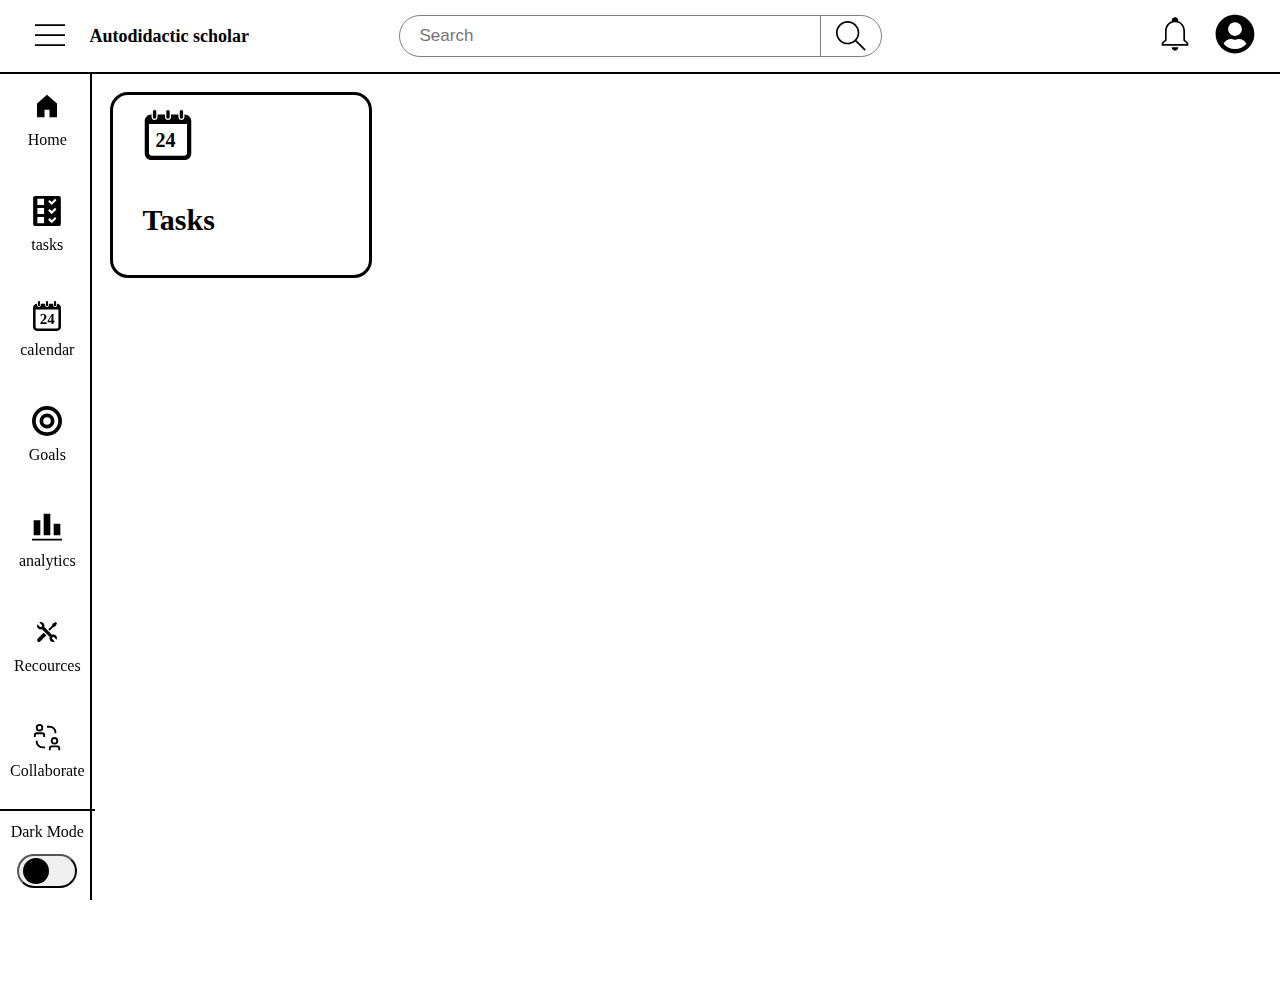
<file: index.html>
<!DOCTYPE html>
<html lang="en">
<head>
  <meta charset="UTF-8">
  <meta name="viewport" content="width=device-width, initial-scale=1.0">
  <title>Autodidactic scholar</title>
  <link rel="stylesheet" href="css-styles/tasks.css">
  <link rel="stylesheet" href="css-styles/home.css">
  <link rel="stylesheet" href="css-styles/dark-mode-toggle.css">
  <link rel="stylesheet" href="css-styles/sidebar.css">
  <link rel="stylesheet" href="css-styles/header.css">

  <script defer type="module" src="scripts/notifications.js"></script>
  <script defer type="module" src="scripts/components.js"></script>
  <script defer type="module" src="scripts/home.js"></script>
</head>
<body class="js-body-elements">

  <div class="header">
    <div class="header-left-section">
      <div>
        <img class="js-icon header-icons interactive-icon" src="sources/icons/hamburger-menu.svg">
      </div>
      <p>Autodidactic scholar</p>
    </div>

    <div class="header-middle-section">
      <div class="searchbar">
        <input class="header-input" placeholder="Search" type="text">
        <img class="js-icon header-icons" src="sources/icons/search.svg">
      </div>
    </div>

    <div class="header-right-section">
      <div class="notifications-container">
        <a href="notifications.html">
          <img class="js-icon header-icons interactive-icon" src="sources/icons/notifications.svg">
        </a>

        <div class="js-notification-display hidden-div">
        </div>
      </div>

      <img class="js-icon header-icons interactive-icon" src="sources/icons/user-icon.svg">
    </div>

  </div>

  <div class="sidebar">
    <div class="sidebar-option">
      <img class="js-icon sidebar-icons" src="sources/icons/home.svg">
      <a style="text-decoration: none; color: var(--secondary-color);" href="index.html">
        <p class="sidebar-option-name">
          Home
        </p>
      </a>
    </div>

    <div class="sidebar-option">
      <img class="js-icon sidebar-icons" src="sources/icons/tasks-icon.svg">
      <a style="text-decoration: none; color: var(--secondary-color);" href="tasks.html">
        <p class="sidebar-option-name">
          tasks
        </p>
      </a>
    </div>
    
    <div class="sidebar-option">
      <div class="calendar-div">
        <img class="js-icon sidebar-icons" src="sources/icons/calendar-icon.svg">
        <div class="date-div">
          <p class="date"></p>
        </div>
      </div>

      <p class="sidebar-option-name">
        calendar
      </p>
    </div>

    <div class="sidebar-option">
      <img class="js-icon sidebar-icons" src="sources/icons/goals-icon.svg">
      <p class="sidebar-option-name">
        Goals
      </p>
    </div>

    <div class="sidebar-option">
      <img class="js-icon sidebar-icons" src="sources/icons/analytics-icon.svg">
      <p class="sidebar-option-name">
        analytics
      </p>
    </div>

    <div class="sidebar-option ">
      <img class="js-icon sidebar-icons" src="sources/icons/tools-icon.svg">
      <p class="sidebar-option-name">
        Recources
      </p>
    </div>

    <div class="sidebar-option">
      <img class="js-icon sidebar-icons" src="sources/icons/collaborate-icon.svg">
      <p class="sidebar-option-name">
        Collaborate
      </p>
    </div>

    <div class="dark-mode-toggle">
      <p>Dark Mode</p>
      <button class="switch round">
        <div class="slider round js-toggle"></div>
      </button>
    </div>
  </div>
  
  <div class="main-content">
    <div class="home-page">
      <a style="text-decoration: none; color: var(--secondary-color);" href="tasks.html">
        <div class="home-section">
          <div class="icon-section-div">
            <div class="home-calendar-div">
              <img class="home-calendar-icon js-icon" src="sources/icons/calendar-icon.svg">
        
              <div class="home-date">
                <p class="js-date"></p>
              </div>
            </div>
          </div>
          <p class="home-section-text">Tasks</p>
        </div>
      </a>


    </div>
  </div>

</body>
</html>
</file>
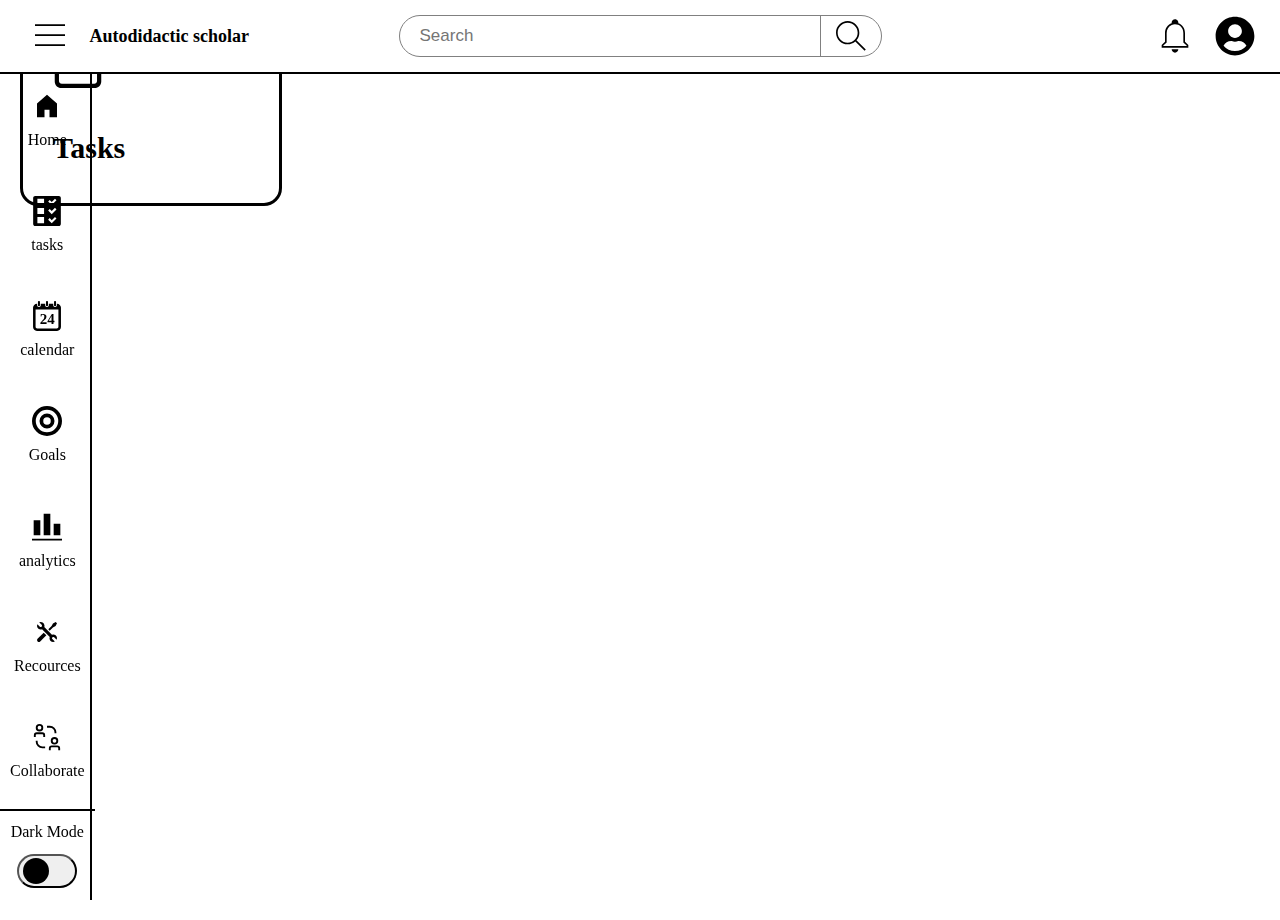
<file: home.html>
<!DOCTYPE html>
<html lang="en">
<head>
  <meta charset="UTF-8">
  <meta name="viewport" content="width=device-width, initial-scale=1.0">
  <title>Autodidactic scholar</title>
  <link rel="stylesheet" href="css-styles/home.css">
  <link rel="stylesheet" href="css-styles/dark-mode-toggle.css">
  <link rel="stylesheet" href="css-styles/sidebar.css">
  <link rel="stylesheet" href="css-styles/header.css">
</head>
<body class="body">

  <div class="header">
    <div class="header-left-section">
      <div>
        <img class="js-icon header-icons interactive-icon" src="sources/icons/hamburger-menu.svg">
      </div>
      <p>Autodidactic scholar</p>
    </div>
    <div class="header-middle-section">
      <div class="searchbar">
        <input class="header-input" placeholder="Search" type="text">
        <img class="js-icon header-icons" src="sources/icons/search.svg">
      </div>
    </div>
    <div class="header-right-section">
      <img class="js-icon header-icons interactive-icon" src="sources/icons/notifications.svg">
      <img class="js-icon header-icons interactive-icon" src="sources/icons/user-icon.svg">
    </div>
  </div>
  <div class="sidebar">
    <div class="sidebar-option">
      <img class="js-icon sidebar-icons" src="sources/icons/home.svg">
      <p class="sidebar-option-name">
        Home
      </p>
    </div>

    <div class="sidebar-option">
      <img class="js-icon sidebar-icons" src="sources/icons/tasks-icon.svg">
      <p class="sidebar-option-name">
        tasks
      </p>
    </div>
    
    <div class="sidebar-option">
      <div class="calendar-div">
        <img class="js-icon sidebar-icons" src="sources/icons/calendar-icon.svg">
        <div class="date-div">
          <p class="date"></p>
        </div>
      </div>

      <p class="sidebar-option-name">
        calendar
      </p>
    </div>

    <div class="sidebar-option">
      <img class="js-icon sidebar-icons" src="sources/icons/goals-icon.svg">
      <p class="sidebar-option-name">
        Goals
      </p>
    </div>

    <div class="sidebar-option">
      <img class="js-icon sidebar-icons" src="sources/icons/analytics-icon.svg">
      <p class="sidebar-option-name">
        analytics
      </p>
    </div>

    <div class="sidebar-option ">
      <img class="js-icon sidebar-icons" src="sources/icons/tools-icon.svg">
      <p class="sidebar-option-name">
        Recources
      </p>
    </div>

    <div class="sidebar-option">
      <img class="js-icon sidebar-icons" src="sources/icons/collaborate-icon.svg">
      <p class="sidebar-option-name">
        Collaborate
      </p>
    </div>

    <div class="dark-mode-toggle">
      <p>Dark Mode</p>
      <button class="switch round">
        <div class="slider round js-toggle"></div>
      </button>
    </div>
  </div>
  <!-- <div class="main-content"> -->
    
    <div class="home-page">
      <a style="text-decoration: none; color: var(--secondary-color);" href="tasks.html">
        <div class="home-section">
          <div class="icon-section-div">
            <div class="home-calendar-div">
              <img class="home-calendar-icon js-icon" src="sources/icons/calendar-icon.svg">
        
              <div class="home-date">
                <p class="js-date-home"></p>
              </div>
            </div>
          </div>
          <p class="home-section-text">Tasks</p>
        </div>
      </a>


    </div>
  <!-- </div> -->

  <script src="scripts/home.js"></script>
</body>
</html>
</file>
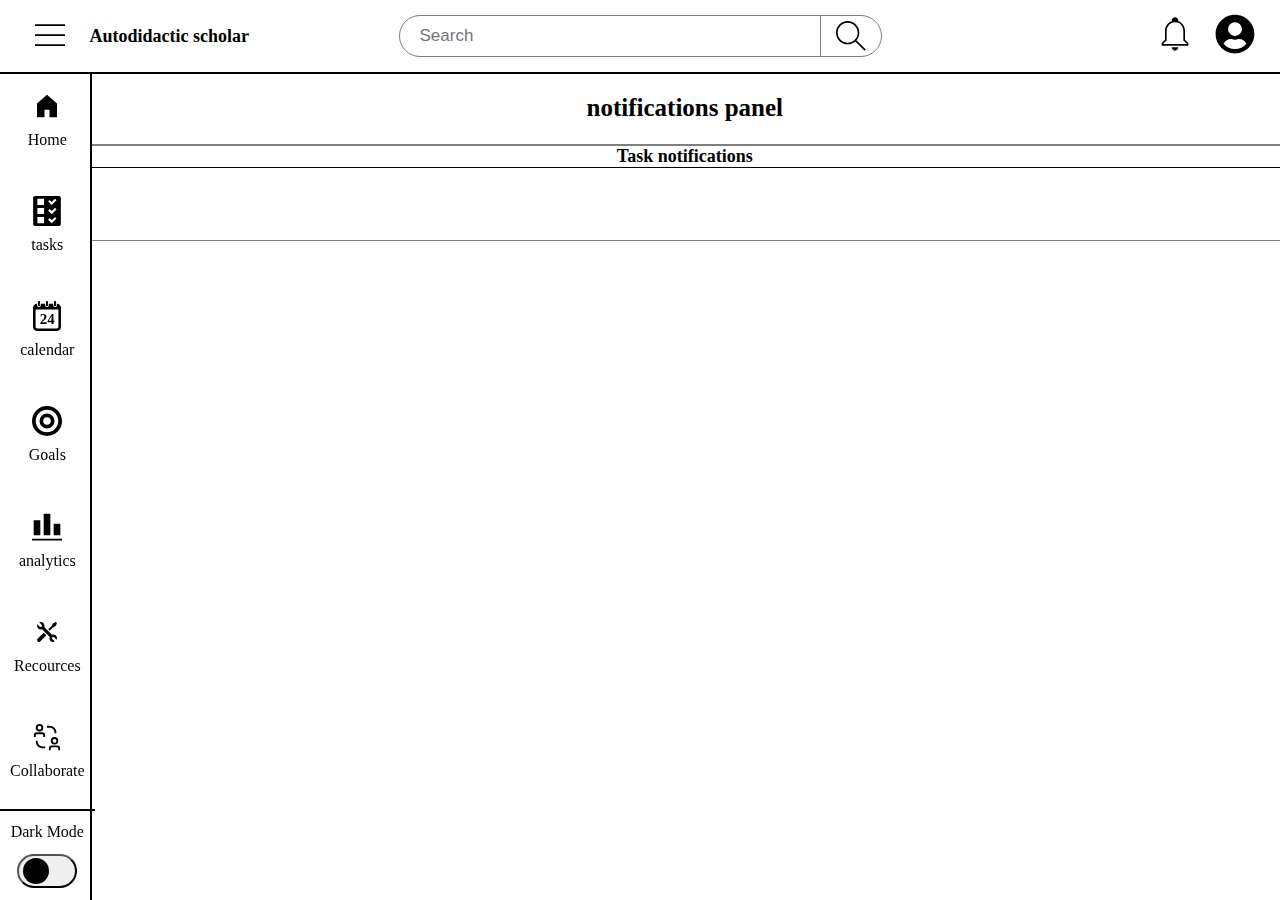
<file: notifications.html>
<!DOCTYPE html>
<html lang="en">
<head>
  <meta charset="UTF-8">
  <meta name="viewport" content="width=device-width, initial-scale=1.0">
  <title>Autodidactic Scholar</title>
  <link rel="stylesheet" href="css-styles/notifications.css">
  <link rel="stylesheet" href="css-styles/tasks.css">
  <link rel="stylesheet" href="css-styles/home.css">
  <link rel="stylesheet" href="css-styles/dark-mode-toggle.css">
  <link rel="stylesheet" href="css-styles/header.css">
  <link rel="stylesheet" href="css-styles/sidebar.css">

  <script defer type="module" src="scripts/components.js"></script>
  <script defer type="module" src="scripts/home.js"></script>
  <script defer type="module" src="scripts/notifications.js"></script>
</head>
<body>
  <header-component></header-component>
  <sidebar-component></sidebar-component>
  <main-content>
    <div class="notifications-panel">
      <div class="notifications-header">
        <p>notifications panel</p>
      </div>

      <div>
        <div class="notification-category-header">
          <p>Task notifications</p>
        </div>
        
        <div class="notifications-panel-grid">
          <div class="js-notification-panel
          -display notification-view">
          </div>
        </div>
      </div>
    </div>
  </main-content>
</body>
</html>
</file>
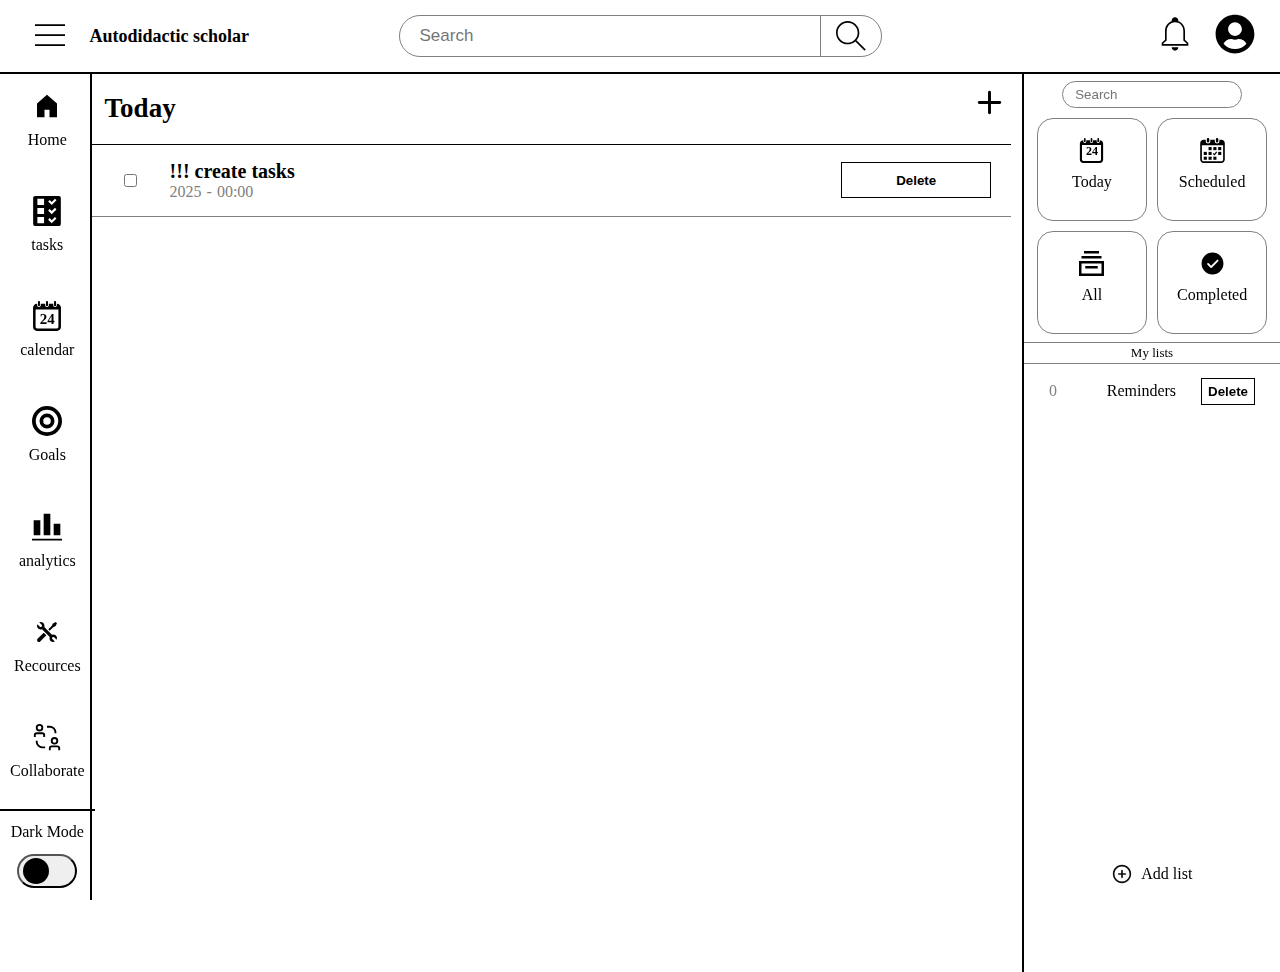
<file: tasks.html>
<!DOCTYPE html>
<html lang="en">
<head>
  <meta charset="UTF-8">
  <meta name="viewport" content="width=device-width, initial-scale=1.0">
  <title>Autodidactic Scholar</title>
  <link rel="stylesheet" href="css-styles/tasks.css">
  <link rel="stylesheet" href="css-styles/home.css">
  <link rel="stylesheet" href="css-styles/dark-mode-toggle.css">
  <link rel="stylesheet" href="css-styles/header.css">
  <link rel="stylesheet" href="css-styles/sidebar.css">

  <script defer type="module" src="scripts/components.js"></script>
  <script defer type="module" src="scripts/home.js"></script>
  <script defer type="module" src="scripts/tasks.js"></script>
  <script defer type="module" src="scripts/createList.js"></script>
  <script defer type="module" src="scripts/createTask.js"></script>
  <script defer type="module" src="scripts/notifications.js"></script>
</head>
<body>
  <div class="hidden-div js-create-list">
    <div class="create-list-input ">
      <p>Name :</p>
      <input class="js-list-name-input input" type="text" placeholder="Type list name">
    </div>

    <div class="create-list-input">
      <p>Color :</p>
      <input class="js-list-color-input input-color" type="color" value="#808080">
    </div>

    <div class="create-list-input">
      <select class="js-list-type-input" value="standard">
        <option hidden disabled selected value="">-- Select a list type --</option>
        <option>standard</option>
        <option>shopping</option>
      </select>
    </div>
    <!-- <div class="create-list-input">
    </div> -->
    <button class="js-generate-list-button">Add</button>
  </div>

  <div class="task-creation-div">
    <div class="hidden-div js-create-task">
      <input class="input js-task-name-input" type="text" placeholder="task name">

      <input class="input js-task-date-input js-input" type="date">

      <input class="input js-input js-notification-time-input" type="time" id="reminderTime">

      <select class="input select js-task-priority-input" name="priority-select" id="priority-select">
        <option hidden disabled selected value> -- select a priority -- </option>
        <option>low</option>
        <option>medium</option>
        <option>high</option>
      </select>

      <button class="add-task-button js-add-task-button">Add Task</button>
    </div>
  </div>

  <div class="js-body-elements">
      <header-component></header-component>
      <sidebar-component></sidebar-component>
      <main-content>
        <div class="tasks">

          <div class="js-div-display">

          </div>

          <!-- main content div -->
          <div class="absolute-div">
            <button style="background: transparent; border: none" class="js-add-reminder">
              <img class="js-icon large-icon" src="sources/icons/add-task-icon.svg">
            </button>
          </div>

            <div class="task-creation-div">
              <div class="task-display-div js-task-display">
              </div>
              
            </div>
            
            <div class="js-div hidden-div">
              <div class="tasks-ui">
                <div class="ui-header">
                  <div>
                    <p>Today</p>
                  </div>
                  <div class="reference-div">
  
                  </div>
                  
                </div>
              </div>
            </div>
  
            <div class="js-div hidden-div">
              <div class="tasks-ui">
                <div class="ui-header">
                  <div>
                    <p>Scheduled</p>
                  </div>
                  <div class="reference-div">
  
                  </div>
                </div>
              </div>
            </div>
            
            <div class="js-div hidden-div">
              <div class="tasks-ui">
                <div class="ui-header">
                  <div>
                    <p>All</p>
                  </div>
                  <div class="reference-div">
  
                  </div>
                </div>
              </div>
            </div>
          
          <div class="js-div hidden-div">
            <div class="tasks-ui">
              <div class="ui-header">
                <div>
                  <p>Completed</p>
                </div>
                <div class="reference-div">

                </div>
              </div>
            </div>
          </div>
        </div>

        <div class="left-sidebar">
          <div class="left-sidebar-top-section">
            <div class="input-section">
              <input class="task-searchbar" type="text" placeholder="Search">
            </div>
            <div class="catagories">
              <div class="task-category">
                <div class="sidebar-date-icon-div">
                  <img class="left-sidebar-icons js-icon " src="sources/icons/calendar-icon.svg">
                  <div class="left-sidebar-date">
                    <p class="js-date "></p>
                  </div>
                </div>
                <p>Today</p>
              </div>
              <div class="task-category">
                <img class="left-sidebar-icons js-icon" src="sources/icons/scheduled-tasks-icon.svg">
                <p>Scheduled</p>
              </div>
              <div class="task-category">
                <img class="left-sidebar-icons js-icon" src="sources/icons/all-tasks-icon.svg">
                <p>All</p>
              </div>
              <div class="task-category">
                <img class="left-sidebar-icons js-icon" src="sources/icons/completed.svg">
                <p>Completed</p>
              </div>
            </div>
          </div>

          <div class="left-sidebar-middle-section">
            <div class="header-text">
              <p>My lists</p>
            </div>

            <div class="task-lists js-task-list">

            </div>
          </div>

          <div class="bottom-section js-add-list">
              <img class="small-icon js-icon" src="sources/icons/add-icon.svg">
            <p>Add list</p>
          </div>
        </div>
      </main-content>
  </div>
</body>
</html>
</file>
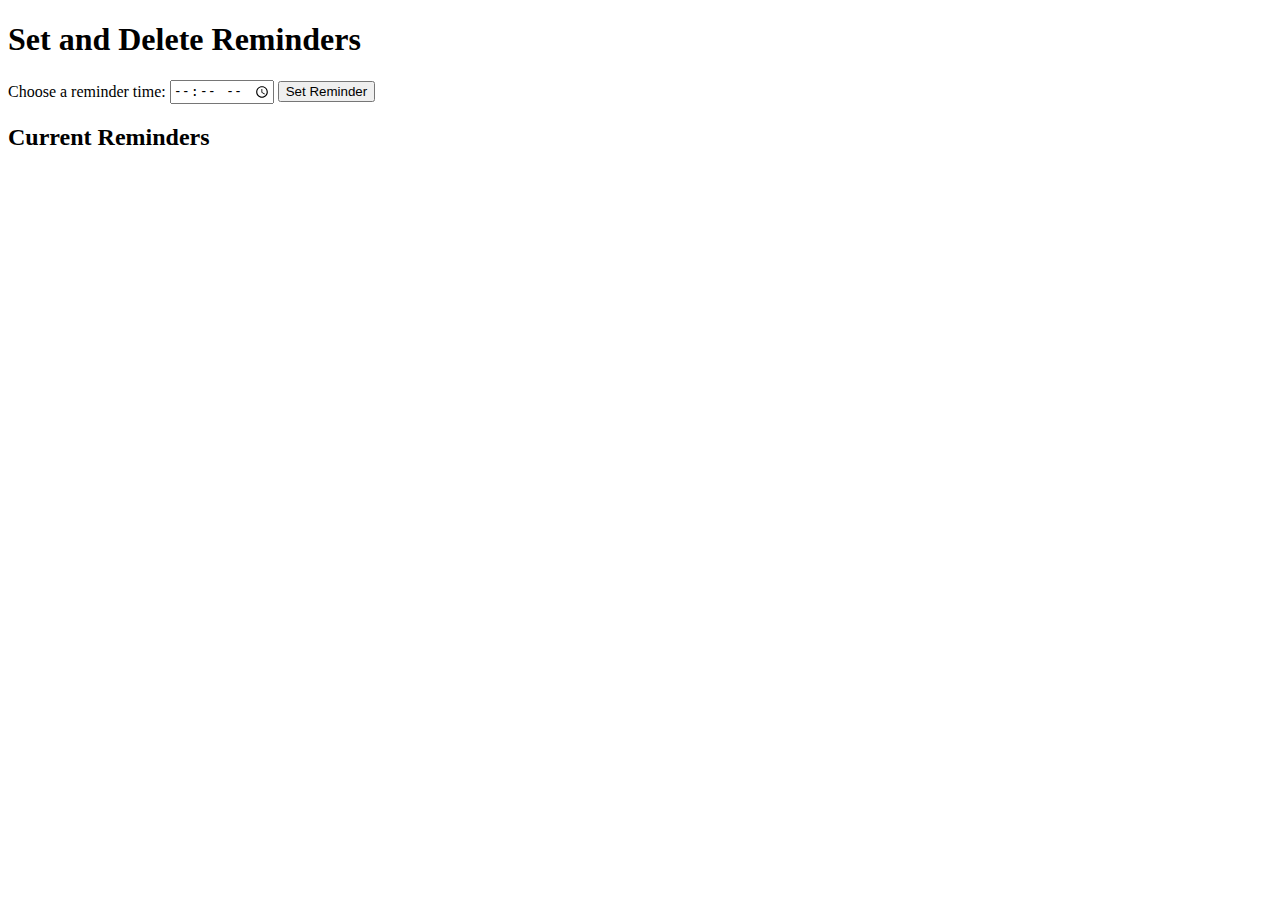
<file: test.html>
<!DOCTYPE html>
<html lang="en">
<head>
  <meta charset="UTF-8">
  <meta name="viewport" content="width=device-width, initial-scale=1.0">
  <title>Reminder App</title>
</head>
<body>
  <h1>Set and Delete Reminders</h1>
  
  <!-- Time input to select reminder time -->
  <label for="reminderTime">Choose a reminder time:</label>
  <input type="time" id="reminderTime">
  
  <button onclick="setReminder()">Set Reminder</button>

  <h2>Current Reminders</h2>
  <ul id="reminderList"></ul>

  <script>
    let reminders = JSON.parse(localStorage.getItem('reminders')) || [];

    // Function to display reminders
    function displayReminders() {
      const reminderList = document.getElementById('reminderList');
      reminderList.innerHTML = ''; // Clear current list
      reminders.forEach((reminder, index) => {
        const li = document.createElement('li');
        li.textContent = reminder;
        
        // Create delete button
        const deleteButton = document.createElement('button');
        deleteButton.textContent = 'Delete';
        deleteButton.onclick = () => deleteReminder(index);
        li.appendChild(deleteButton);
        
        reminderList.appendChild(li);
      });
    }

    // Function to set a reminder
    function setReminder() {
      const reminderInput = document.getElementById('reminderTime');
      const reminderTime = reminderInput.value;

      if (reminderTime) {
        reminders.push(reminderTime);
        localStorage.setItem('reminders', JSON.stringify(reminders));
        displayReminders();
      } else {
        alert("Please select a time.");
      }
    }

    // Function to delete a reminder
    function deleteReminder(index) {
      reminders.splice(index, 1);
      localStorage.setItem('reminders', JSON.stringify(reminders));
      displayReminders();
    }

    // Initial display
    displayReminders();
  </script>
</body>
</html>
</file>
<file: css-styles/tasks.css>
.tasks{
  position: relative;
  display: flex;
  width: 72vw;
  flex-direction: column;
  align-items: center;
}
.hidden-div{
  display: none;
}
.initialise-list{
  position: absolute;
  display: flex;
  flex-direction: column;
  justify-content: space-between;
  width: 40vw;
  height: 40vh;
  top: 25vh;
  left: 25vw;
  border: 2px solid var(--accent-color);
  padding: 30px;
  z-index: 100;
  pointer-events: auto;
  filter: none;
  background-color: var(--primary-color);
}
.initialise-reminder{
  position: absolute;
  display: flex;
  flex-direction: column;
  justify-content: space-between;
  width: 40vw;
  height: 40vh;
  top: 17vh;
  left: 25vw;
  border: 2px solid var(--accent-color);
  padding: 30px;
  z-index: 100;
  pointer-events: auto;
  filter: none;
  background-color: var(--primary-color);
}
.create-list-input{
  display: flex;
  align-items: center;
  justify-content: space-evenly;
  font-size: 20px;
  font-weight: bold;
}
.create-list-input select{
  font-size: 15px;
  padding: 10px;
}

.input{
  font-size: 16px;
  padding: 10px;
  height: 50%;
  color: var(--secondary-color);
  margin-bottom: 0.5px;
  border: 1px solid var(--secondary-color);
}
.input::placeholder{
  color: var(--secondary-color);
}
.input-dark{
  color-scheme: dark;
}
.input-color{
  border: none;
  height: 50px;
  width: 50px;
}

.select,
.add-task-button{
  font-size: 16px;
  height: 100%;
  padding: 10px;
  color: var(--secondary-color);
  background-color: transparent;
  border: 2px solid var(--accent-color);
}

.task-display-div{
  display: grid;
}
.task-display{
  display: grid;
  grid-template-columns:  80px 1fr 150px 20px;
  justify-content: center;
  align-items: center;
  width: 100%;
  height: 8vh;
  font-size: 20px;
  font-weight: bold;
  border-bottom: 1px solid var(--accent-color);
}
.grid-section{
  display: flex;
  /* justify-content: center; */
}
.flex-section{
  display: flex;
  font-size: 16px;
  font-weight: normal;
  color: var(--accent-color);
}

.left-sidebar{
  display: flex;
  flex-direction: column;
  align-items: center;
  position: fixed;
  right: 0px;
  top: 8vh;
  height: 100%;
  width: 20vw;
  border-left: 2px solid var(--secondary-color);
}

.left-sidebar-top-section{
  display: flex;
  flex-direction: column;
  justify-content: center;
  align-items: center;
  width: 100%;
  height: 30vh;
}
.input-section{
  display: flex;
  justify-content: center;
  width: 100%;
  height: 10%;
  margin-bottom: 10px;
}
.task-searchbar{
  width: 60%;
  border-radius: 20px;
  padding: 12px;
  border: 1px solid var(--accent-color);
}
.catagories{
  width: 90%;
  height: 80%;
  display: grid;
  grid-template-columns: 1fr 1fr;
  gap: 10px;
  row-gap: 10px;
}
.task-category{
  display: flex;
  flex-direction: column;
  justify-content: center;
  align-items: center;
  border: 1px solid var(--accent-color);
  border-radius: 16px;
}
.task-category-selected{
  background-color: var(--accent-color);
}
.task-category p{
  margin: 10px;
}
.sidebar-date-icon-div{
  position: relative;
  display: flex;
  justify-content: center;
}
.left-sidebar-icons{
  display: flex;
  height: 25px;
}
.left-sidebar-date{
  position: absolute;
  bottom: -6px;
  font-size: 12px;
  font-weight: bold;
  /* top: 53px;
  left: 70px; */
}
.task-category:hover{
  background-color: var(--accent-color);
}


.left-sidebar-middle-section{
  border-top: 1px solid var(--accent-color);
  display: flex;
  flex-direction: column;
  align-items: center;
  width: 100%;
  height: 56vh;
}
.header-text{
  display: flex;
  justify-content: center;
  align-items: center;
  font-size: 13px;
  width: 100%;
  height: 20px;
  border-bottom: 1px solid var(--accent-color);
}
.task-lists{
  display: flex;
  flex-direction: column;
  justify-content: center;
  align-items: center;
  width: 100%;
}
.task-list{
  display: flex;
  justify-content: space-evenly;
  align-items: center;
  width: 100%;
  height: 6vh;
}
.task-list:hover{
  background-color: var(--accent-color);
}

.bottom-section{
  display: flex;
  width: 100px;
  height: 6vh;
  align-items: center;
  justify-content: space-evenly;
  cursor: pointer;
}
.small-icon{
  height: 20px;
}

.tasks-ui{
  position: relative;
  color: var(--secondary-color);
  width: 72vw;
  height: 100vh;
}
.ui-header{
  display: flex;
  align-items: center;
  justify-content: space-between;
  font-size: 27px;
  font-weight: bold;
  height: 8vh;
  padding: 0px 15px;
  /* box-shadow: 0px 5px 10px; */
  border-bottom: 1px solid var(--secondary-color);
}
.large-icon{
  height: 35px;
  cursor: pointer;
}

/* .shopping{
  background-color: blueviolet;
}
.standard{
  background-color: blue;
} */

.task-creation-div{
  position: absolute;
  display: grid;
  grid-template-columns: 1fr;
  row-gap: 18px;
  top: 8vh;
  left: 0px;
  width: 100%;
  /* background-color: aqua; */
}

.reference-div{
  width: 50px;
  height: 45px;
}
.absolute-div{
  position: absolute;
  left: 68.5vw;
  top: 1.3vh;
}
.spaced-div{
  margin-right: 5px;
}
.delete-buttons{
  background-color: transparent;
  border: 1px solid var(--secondary-color);
  height: 50%;
  font-weight: bold;
  color: var(--secondary-color);
}
</file>
<file: css-styles/home.css>
:root {
  --primary-color : white;
  --secondary-color : black;
  --accent-color : gray;
}

* {
  transition: all 0.25s;
  -webkit-transition: all 0.25s;
}
body{
  color: var(--secondary-color);
  background-color: var(--primary-color);
  margin: 0px;
  pointer-events: all;
}
.locked{
  pointer-events: none;
  overflow: hidden;
  filter: blur(4px);
  z-index: -1;
}
button{
  cursor: pointer;
}

.focused-div{
  pointer-events: auto;
}

p{
  margin: 0px;
}
h1{
  font-size: 30px;
}
input{
  background-color: transparent;
  border-style: solid;
}
select{
  background-color: transparent;
  color: var(--secondary-color);
  border-style: solid;
}

.main-content{
  display: flex;
  position: relative;
  top: 8vh;
  left: 7vw;
  width: 93vw;
  /* height: 100vh; */
}

.home-page{
  width: 100%;
  height: 100vh;
  padding: 20px 0px 0px 20px;
}
.home-section{
  display: grid;
  width: 20vw;
  height: 20vh;
  border: 3px solid var(--secondary-color);
  border-radius: 2vh;
}
.home-section:hover{
  background-color: var(--accent-color);
}
.home-section-text{
  font-weight: bold;
  font-size: 30px;
  padding: 15px 0px 0px 30px;
}
.icon-section-div{
  padding: 15px 0px 0px 30px;
}
.home-calendar-div{
  position: relative;
  height: 40px;
}
.home-calendar-icon{
  height: 50px;
}
.home-date{
  position: absolute;
  top: 2.1vh;
  left: 1vw;
  font-size: 20px;
  font-weight: bold;
}
/* .main-content-dark{
  border-top: 2px solid var(--primary-color);
  border-left: 2px solid var(--primary-color);
} */
</file>
<file: css-styles/dark-mode-toggle.css>
/* The switch - the box around the slider */
.switch {
  position: relative;
  display: flex;
  justify-content: center;
  align-items: center;
  width: 60px;
  height: 34px;
}

/* The slider */
.slider {
  position: absolute;
  cursor: pointer;
  content: "";
  height: 26px;
  width: 26px;
  left: 4px;
  background-color: black;
  -webkit-transition: .4s;
  transition: .4s;
}

.slider-active {
  /* invert primary and secondary color */
  background-color: var(--primary-color);
  background-color: var(--secondary-color);
  box-shadow: 0 0 1px var(--primary-color);
  -webkit-transform: translateX(20px);
  -ms-transform: translateX(20px);
  transform: translateX(20px);
}

/* Rounded sliders */
.round {
  border-radius: 34px;
}
</file>
<file: css-styles/sidebar.css>
.sidebar{
  display: grid;
  position: fixed;
  bottom: 0;
  top: 8vh;
  left: 0;
  width: 7vw;
  border-right: 2px solid var(--secondary-color);
  z-index: 1;
}
.sidebar-option{
  display: flex;
  flex-direction: column;
  justify-content: center;
  align-items: center;
  width: 100%;
}
.sidebar-option:hover{
  background-color: var(--accent-color);
}
.sidebar-icons{
  height: 30px;
  width: 30px;
}
.sidebar-option-name{
  margin: 10px;
}
.dark-mode-toggle{
  display: flex;
  flex-direction: column;
  justify-content: space-evenly;
  align-items: center;
  width: 100%;
  border-top: 2px solid var(--secondary-color);
}

/* .dark-mode-toggle-dark{
  border-top: 2px solid var(--primary-color);
} */
.js-icon-dark{
  filter: invert(1);
}

.calendar-div{
  position: relative;
  display: flex;
  justify-content: center;
}
.date-div{
  position: absolute;
  top: 10px;
  z-index: 1;
  font-size: 15px;
  font-weight: bold;
}
</file>
<file: css-styles/header.css>
.header{
  background-color: var(--primary-color);
  position: fixed;
  display: grid;
  grid-template-columns: 1fr 1fr 1fr;
  justify-content: space-evenly;
  align-items: center;
  top: 0px;
  height: 8vh;
  /* bottom: 92vh; */
  width: 100%;
  z-index: 1;
  border-bottom: 2px solid var(--secondary-color);
}
.header-left-section{
  display: grid;
  grid-template-columns: 7vw 1fr;
  align-items: center;
}
.header-left-section div{
  display: flex;
  justify-content: center;
}
.header-left-section p{
  font-size: 18px;
  font-weight: bold;
  cursor: default;
}
.header-middle-section{
  display: flex;
  justify-content: center;
}
.searchbar{
  display: flex;
  border: 1px solid var(--accent-color);
  border-radius: 999px;
}
.header-middle-section input{
  width: 400px;
  border: none;
  border-radius: 999px;
  padding: 0px 0px 0px 20px;
  background-color: transparent;
  font-size: 17px;
}
.searchbar img{
  padding: 0px 10px;
  border-left: 1px solid var(--accent-color);
}
.header-right-section{
  display: flex;
  justify-content: end;
  padding: 0px 20px 0px 0px;
}
.header-icons{
  width: 40px;
  height: 40px;
}
.header-input{
  height: 40px;
}
.notifications-container{
  position: relative;
}
.notifications-popup{
  position: absolute;
  display: flex;
  justify-content: center;
  align-items: center;
  background-color: red;
  top: 8.5px;
  right: 2px;
  width: 18px;
  height: 18px;
  border-radius: 15px;
  border: 2px solid rgb(183, 5, 5);
}
.interactive-icon{
  cursor: pointer;
  padding: 5px;
  padding-left: 15px;
}
.interactive-icon:hover{
  background-color: var(--accent-color);
  border-radius: 999px;
  padding: 5px;
  margin-left: 10px;
}
</file>
<file: css-styles/notifications.css>
.notifications-panel{
  width: 100%;
}
.notifications-header{
  display: flex;
  justify-content: center;
  align-items: center;
  width: 100%;
  height: 8vh;
  font-weight: bold;
  font-size: 25px;
  border-bottom: 2px solid var(--accent-color);
}
.notification-category-header{
  display: flex;
  justify-content: center;
  align-items: center;
  font-weight: bold;
  font-size: 18px;
  border-bottom: 1px solid var(--secondary-color);
}
.notifications-panel-grid{
  display: grid;
  width: 100%;
}
.notification-view{
  display: grid;
  grid-template-columns: 6vw 10vw 70vw 10vw;
  /* justify-content: center; */
  align-items: center;
  height: 8vh;
  border-bottom: 1px solid var(--accent-color);
  /* padding: 0px 0px 0px 30px; */
}
</file>
